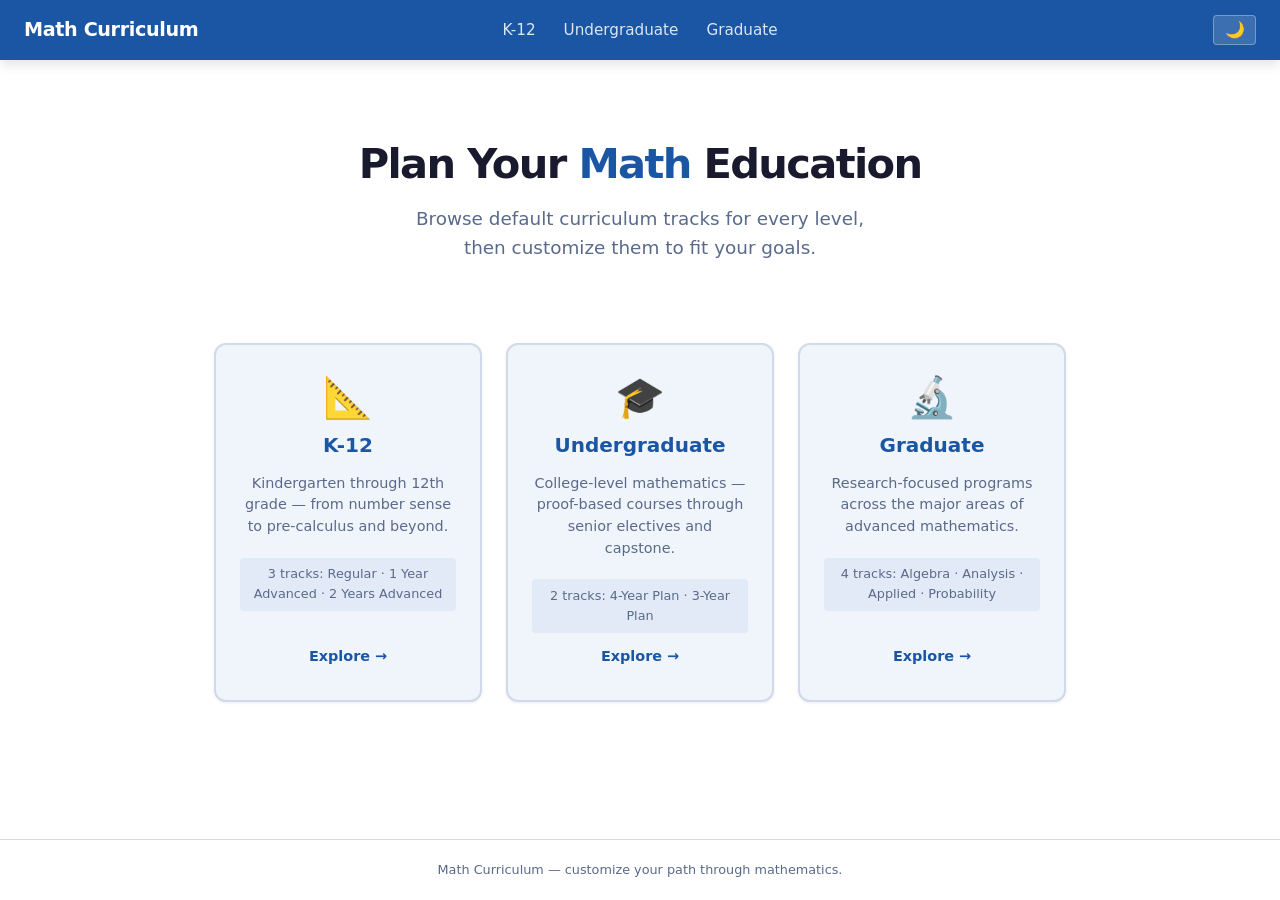
<file: index.html>
<!DOCTYPE html>
<html lang="en">
<head>
  <meta charset="UTF-8" />
  <meta name="viewport" content="width=device-width, initial-scale=1.0" />
  <title>Math Curriculum</title>
  <link rel="stylesheet" href="css/style.css" />
</head>
<body>

  <nav class="navbar">
    <a href="index.html" class="navbar__brand">Math Curriculum</a>
    <ul class="navbar__nav">
      <li><a href="k12.html">K-12</a></li>
      <li><a href="undergraduate.html">Undergraduate</a></li>
      <li><a href="graduate.html">Graduate</a></li>
    </ul>
    <div class="navbar__actions">
      <button id="theme-toggle" class="theme-toggle" aria-label="Switch to dark mode">🌙</button>
    </div>
  </nav>

  <main class="page-wrapper">
    <section class="hero">
      <h1>Plan Your <span>Math</span> Education</h1>
      <p>Browse default curriculum tracks for every level, then customize them to fit your goals.</p>
    </section>

    <div class="level-cards">

      <a href="k12.html" class="level-card">
        <div class="level-card__icon">📐</div>
        <div class="level-card__title">K-12</div>
        <div class="level-card__desc">Kindergarten through 12th grade — from number sense to pre-calculus and beyond.</div>
        <div class="level-card__tracks">3 tracks: Regular · 1 Year Advanced · 2 Years Advanced</div>
        <div class="level-card__cta">Explore →</div>
      </a>

      <a href="undergraduate.html" class="level-card">
        <div class="level-card__icon">🎓</div>
        <div class="level-card__title">Undergraduate</div>
        <div class="level-card__desc">College-level mathematics — proof-based courses through senior electives and capstone.</div>
        <div class="level-card__tracks">2 tracks: 4-Year Plan · 3-Year Plan</div>
        <div class="level-card__cta">Explore →</div>
      </a>

      <a href="graduate.html" class="level-card">
        <div class="level-card__icon">🔬</div>
        <div class="level-card__title">Graduate</div>
        <div class="level-card__desc">Research-focused programs across the major areas of advanced mathematics.</div>
        <div class="level-card__tracks">4 tracks: Algebra · Analysis · Applied · Probability</div>
        <div class="level-card__cta">Explore →</div>
      </a>

    </div>
  </main>

  <footer>
    <p>Math Curriculum — customize your path through mathematics.</p>
  </footer>

  <script type="module">
    import { initTheme } from './js/theme.js';
    initTheme();
    // Mark active nav link
    document.querySelectorAll('.navbar__nav a').forEach(a => {
      if (a.getAttribute('href') === 'index.html') a.classList.add('active');
    });
  </script>
</body>
</html>
</file>
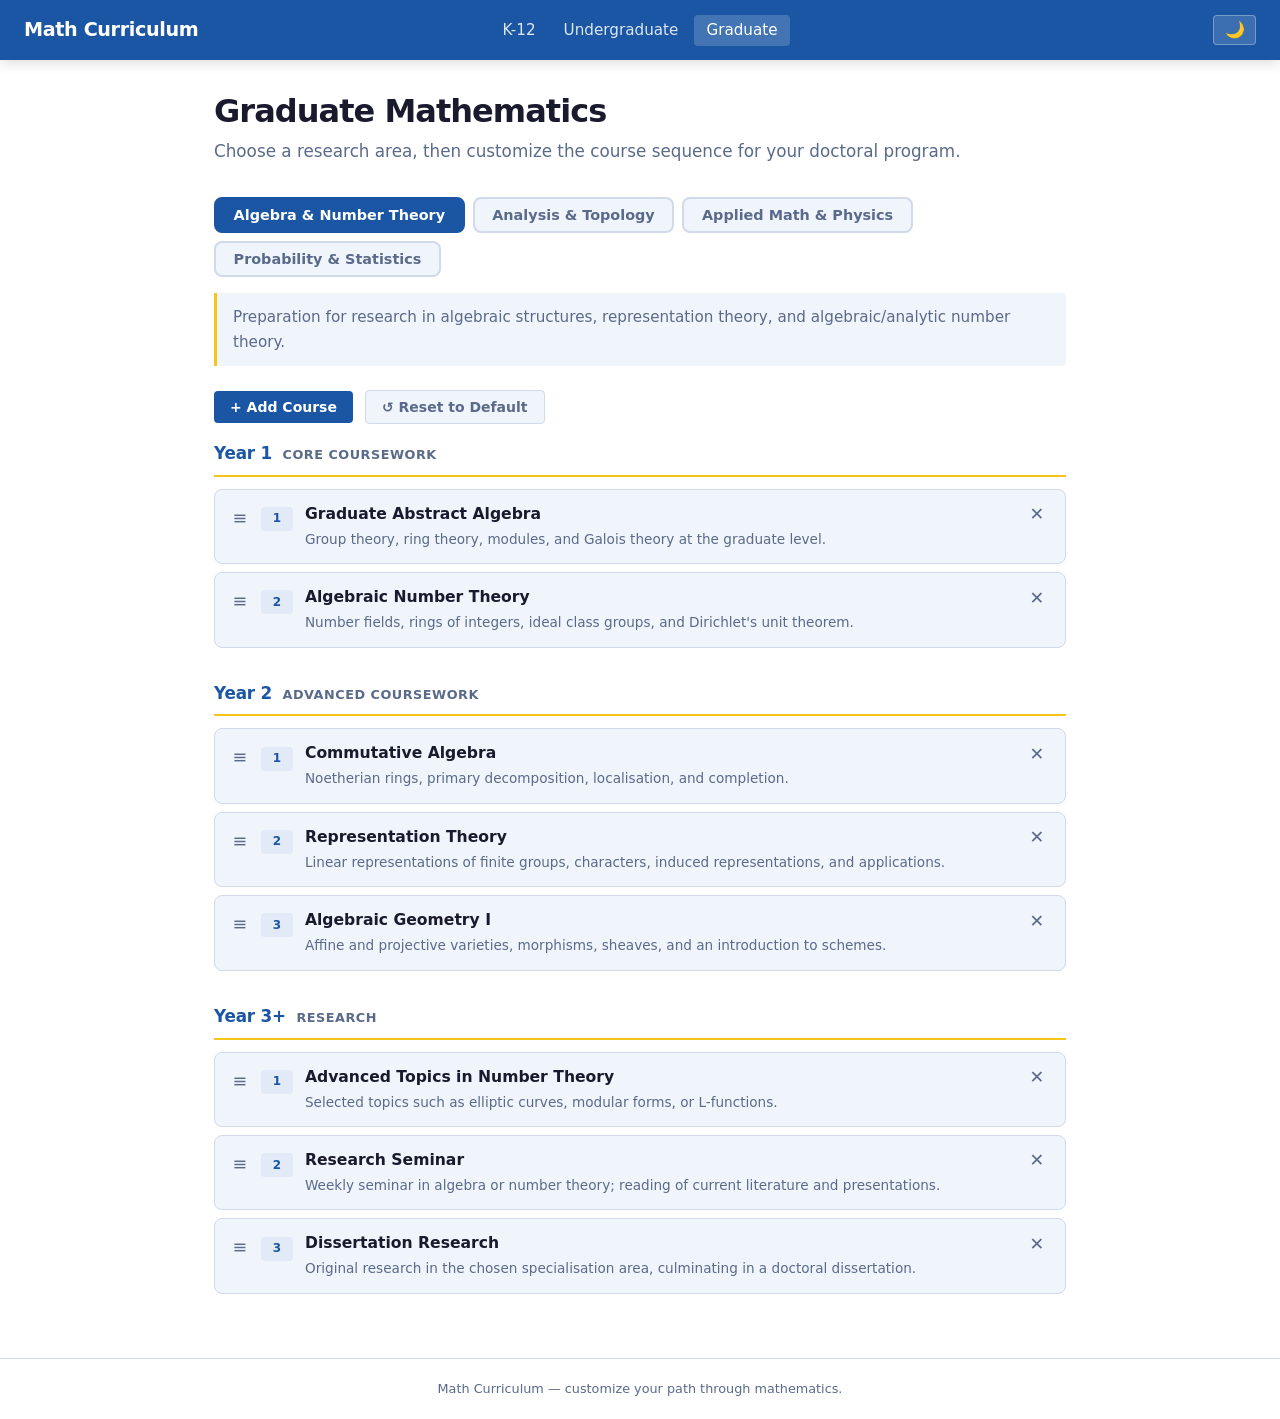
<file: graduate.html>
<!DOCTYPE html>
<html lang="en">
<head>
  <meta charset="UTF-8" />
  <meta name="viewport" content="width=device-width, initial-scale=1.0" />
  <title>Graduate Curriculum — Math Curriculum</title>
  <link rel="stylesheet" href="css/style.css" />
</head>
<body>

  <nav class="navbar">
    <a href="index.html" class="navbar__brand">Math Curriculum</a>
    <ul class="navbar__nav">
      <li><a href="k12.html">K-12</a></li>
      <li><a href="undergraduate.html">Undergraduate</a></li>
      <li><a href="graduate.html" class="active">Graduate</a></li>
    </ul>
    <div class="navbar__actions">
      <button id="theme-toggle" class="theme-toggle" aria-label="Switch to dark mode">🌙</button>
    </div>
  </nav>

  <main class="page-wrapper">
    <div class="page-header">
      <h1>Graduate Mathematics</h1>
      <p>Choose a research area, then customize the course sequence for your doctoral program.</p>
    </div>

    <div class="track-section">
      <div class="track-tabs" role="tablist" aria-label="Graduate research area tracks">
        <button class="track-tab active" role="tab" data-track-id="algebra">Algebra &amp; Number Theory</button>
        <button class="track-tab" role="tab" data-track-id="analysis">Analysis &amp; Topology</button>
        <button class="track-tab" role="tab" data-track-id="applied">Applied Math &amp; Physics</button>
        <button class="track-tab" role="tab" data-track-id="probability">Probability &amp; Statistics</button>
      </div>
      <p id="track-description" class="track-description"></p>
    </div>

    <div class="course-toolbar">
      <button id="add-course-btn" class="btn btn-primary">+ Add Course</button>
      <button id="reset-btn" class="btn btn-ghost">↺ Reset to Default</button>
    </div>

    <div id="course-list"></div>
  </main>

  <footer>
    <p>Math Curriculum — customize your path through mathematics.</p>
  </footer>

  <!-- Add Course Modal -->
  <div id="add-modal" class="modal-backdrop hidden" role="dialog" aria-modal="true" aria-labelledby="modal-title">
    <div class="modal">
      <h2 id="modal-title">Add Course</h2>
      <form id="add-course-form" novalidate>
        <div class="form-group">
          <label for="course-name-input">Course Name <span aria-hidden="true">*</span></label>
          <input
            type="text"
            id="course-name-input"
            name="name"
            placeholder="e.g. Algebraic K-Theory"
            required
            autocomplete="off"
          />
        </div>
        <div class="form-group">
          <label for="course-desc-input">Description (optional)</label>
          <textarea
            id="course-desc-input"
            name="description"
            placeholder="A short description of what this course covers."
            rows="3"
          ></textarea>
        </div>
        <div class="form-group">
          <label for="course-group-select">Year / Phase</label>
          <select id="course-group-select" name="group"></select>
        </div>
        <div class="form-actions">
          <button type="button" id="modal-cancel" class="btn btn-ghost">Cancel</button>
          <button type="submit" class="btn btn-primary">Add Course</button>
        </div>
      </form>
    </div>
  </div>

  <script type="module">
    import { initTheme } from './js/theme.js';
    import { initCurriculum } from './js/curriculum.js';
    import { gradTracks } from './js/data.js';
    initTheme();
    initCurriculum('grad', gradTracks, 'algebra');
  </script>
</body>
</html>
</file>
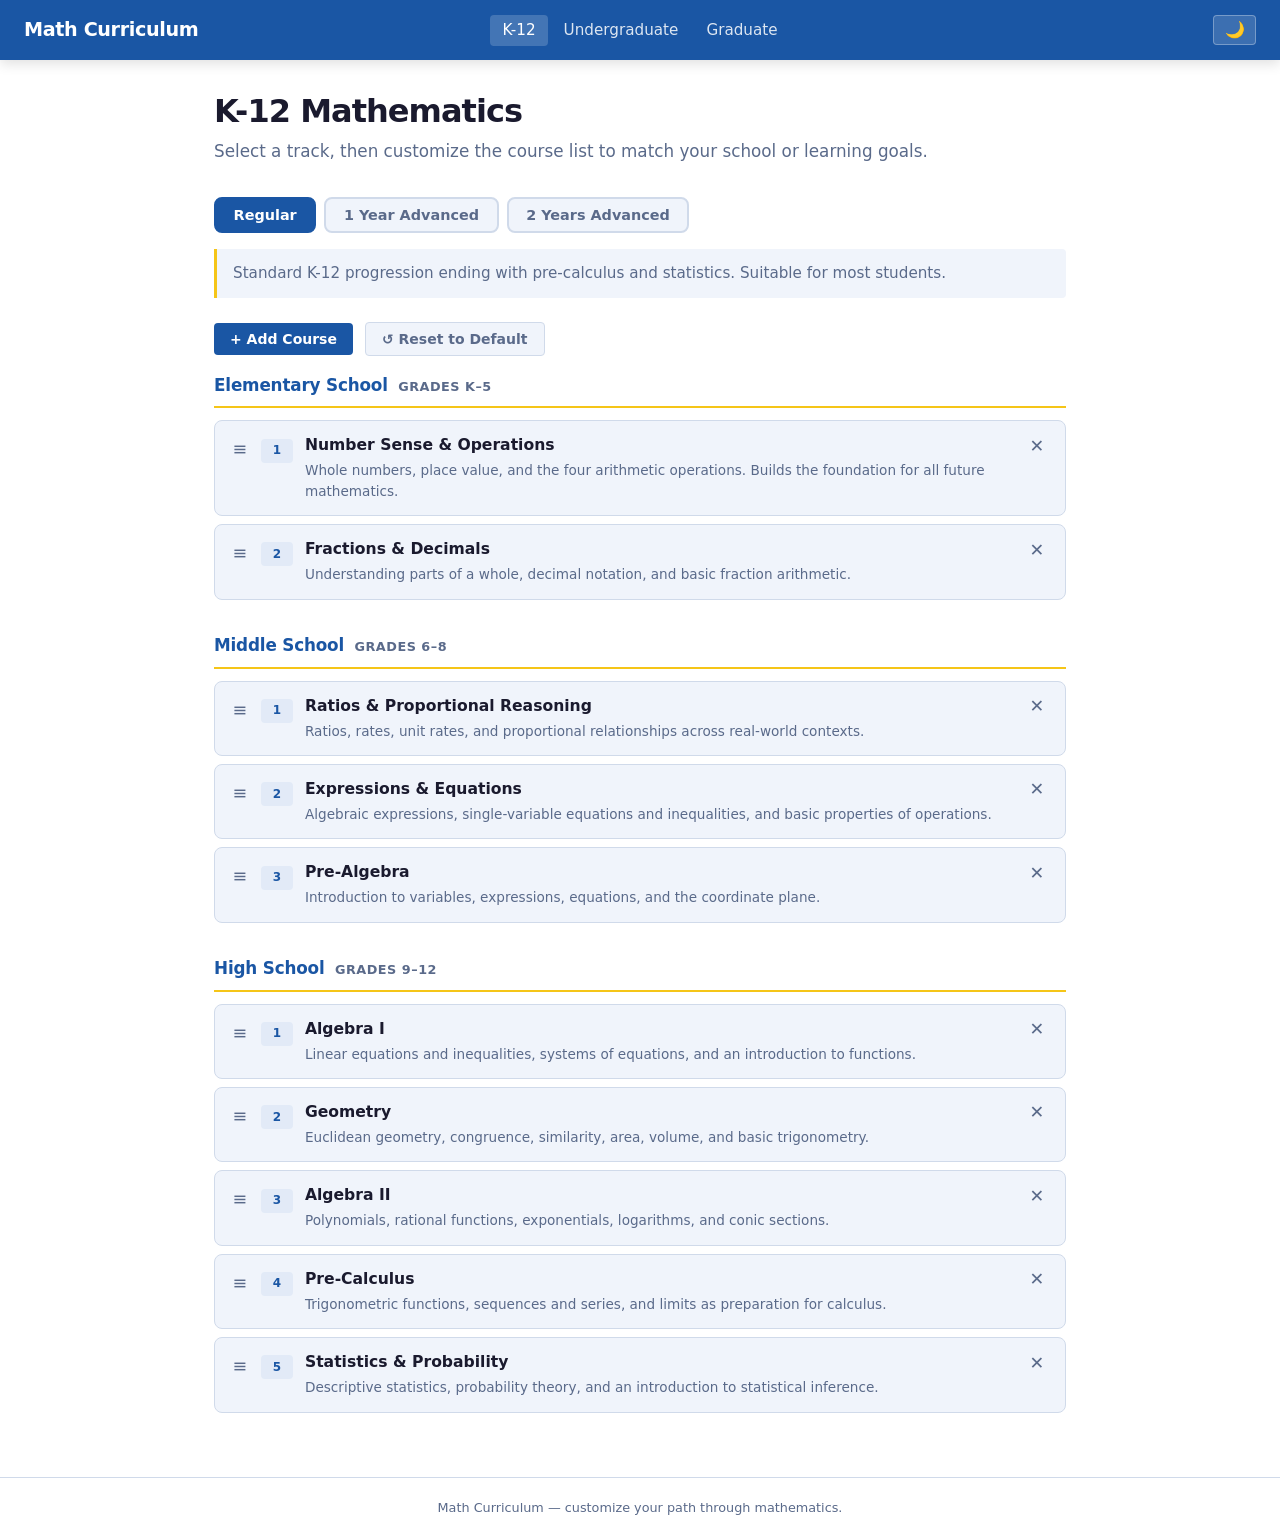
<file: k12.html>
<!DOCTYPE html>
<html lang="en">
<head>
  <meta charset="UTF-8" />
  <meta name="viewport" content="width=device-width, initial-scale=1.0" />
  <title>K-12 Curriculum — Math Curriculum</title>
  <link rel="stylesheet" href="css/style.css" />
</head>
<body>

  <nav class="navbar">
    <a href="index.html" class="navbar__brand">Math Curriculum</a>
    <ul class="navbar__nav">
      <li><a href="k12.html" class="active">K-12</a></li>
      <li><a href="undergraduate.html">Undergraduate</a></li>
      <li><a href="graduate.html">Graduate</a></li>
    </ul>
    <div class="navbar__actions">
      <button id="theme-toggle" class="theme-toggle" aria-label="Switch to dark mode">🌙</button>
    </div>
  </nav>

  <main class="page-wrapper">
    <div class="page-header">
      <h1>K-12 Mathematics</h1>
      <p>Select a track, then customize the course list to match your school or learning goals.</p>
    </div>

    <div class="track-section">
      <div class="track-tabs" role="tablist" aria-label="K-12 tracks">
        <button class="track-tab active" role="tab" data-track-id="regular">Regular</button>
        <button class="track-tab" role="tab" data-track-id="advanced1">1 Year Advanced</button>
        <button class="track-tab" role="tab" data-track-id="advanced2">2 Years Advanced</button>
      </div>
      <p id="track-description" class="track-description"></p>
    </div>

    <div class="course-toolbar">
      <button id="add-course-btn" class="btn btn-primary">+ Add Course</button>
      <button id="reset-btn" class="btn btn-ghost">↺ Reset to Default</button>
    </div>

    <div id="course-list"></div>
  </main>

  <footer>
    <p>Math Curriculum — customize your path through mathematics.</p>
  </footer>

  <!-- Add Course Modal -->
  <div id="add-modal" class="modal-backdrop hidden" role="dialog" aria-modal="true" aria-labelledby="modal-title">
    <div class="modal">
      <h2 id="modal-title">Add Course</h2>
      <form id="add-course-form" novalidate>
        <div class="form-group">
          <label for="course-name-input">Course Name <span aria-hidden="true">*</span></label>
          <input
            type="text"
            id="course-name-input"
            name="name"
            placeholder="e.g. Trigonometry"
            required
            autocomplete="off"
          />
        </div>
        <div class="form-group">
          <label for="course-desc-input">Description (optional)</label>
          <textarea
            id="course-desc-input"
            name="description"
            placeholder="A short description of what this course covers."
            rows="3"
          ></textarea>
        </div>
        <div class="form-group">
          <label for="course-group-select">Grade Level</label>
          <select id="course-group-select" name="group"></select>
        </div>
        <div class="form-actions">
          <button type="button" id="modal-cancel" class="btn btn-ghost">Cancel</button>
          <button type="submit" class="btn btn-primary">Add Course</button>
        </div>
      </form>
    </div>
  </div>

  <script type="module">
    import { initTheme } from './js/theme.js';
    import { initCurriculum } from './js/curriculum.js';
    import { k12Tracks } from './js/data.js';
    initTheme();
    initCurriculum('k12', k12Tracks, 'regular');
  </script>
</body>
</html>
</file>
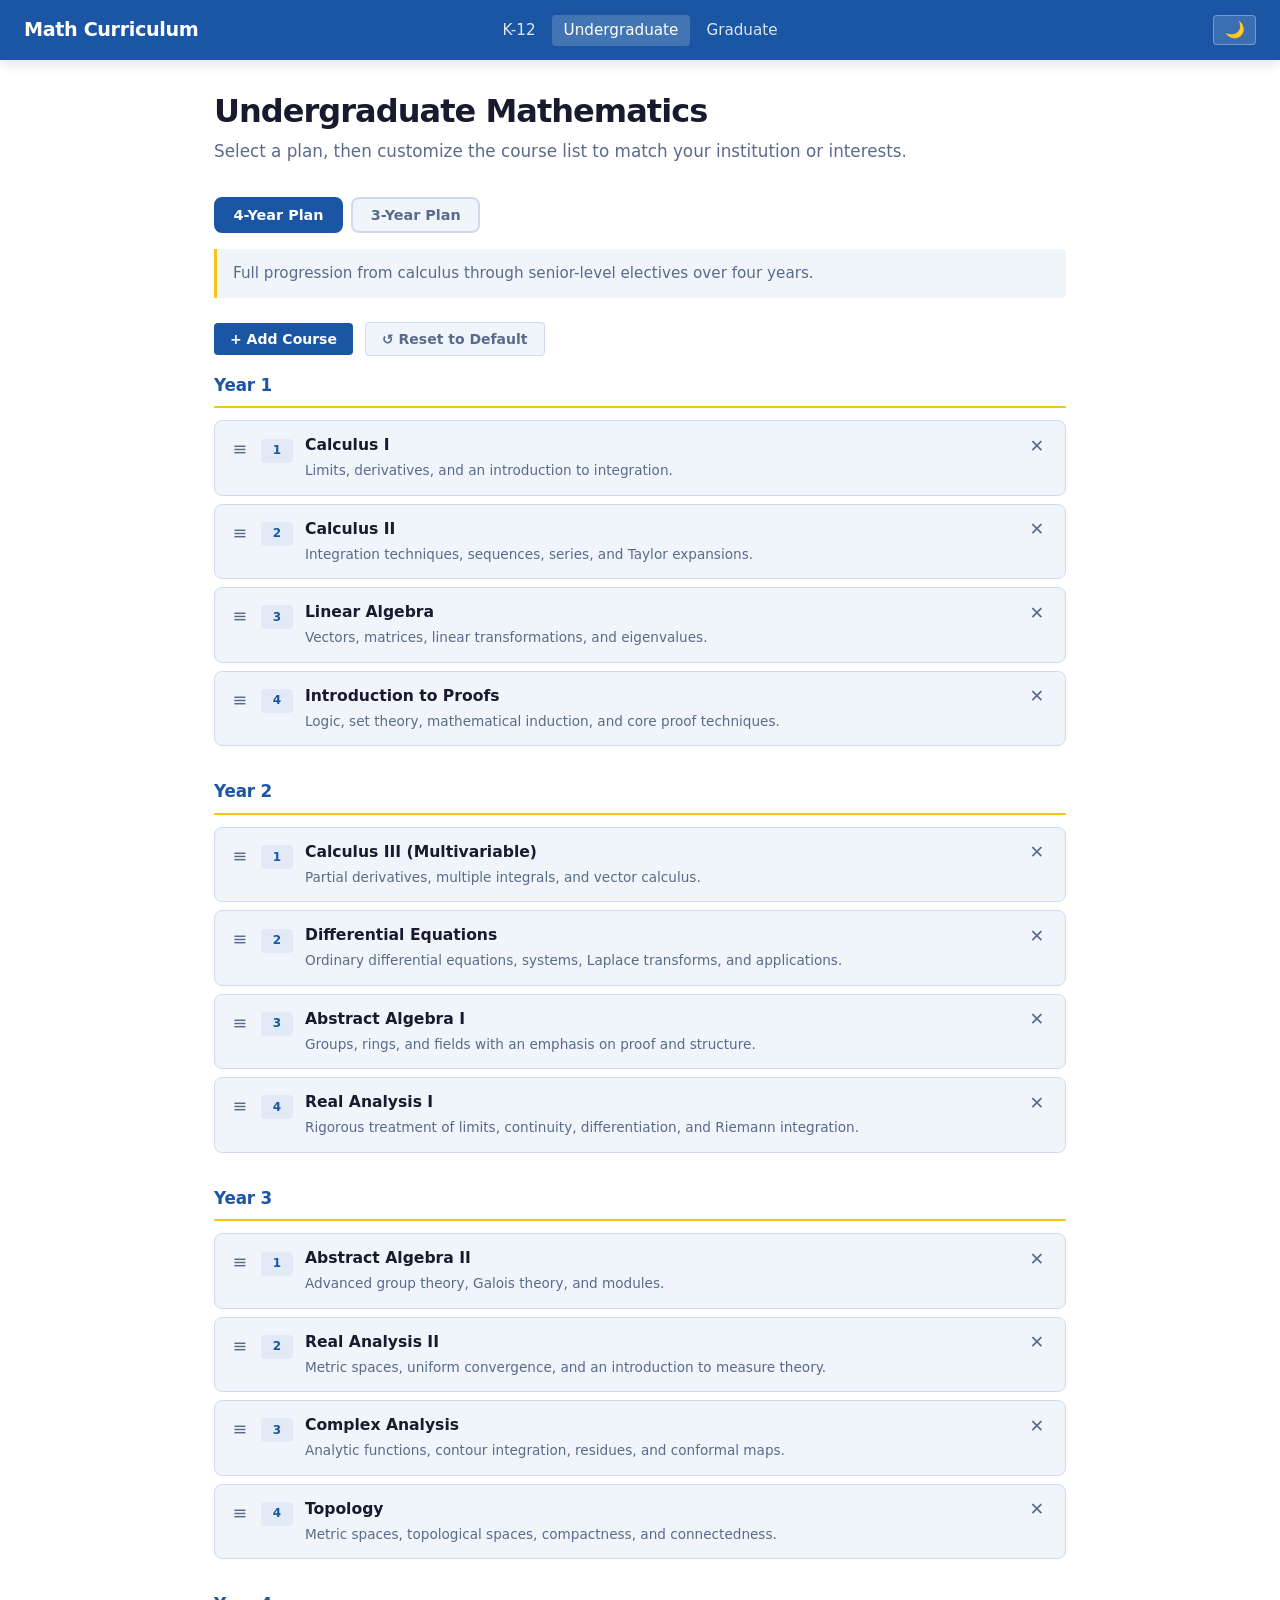
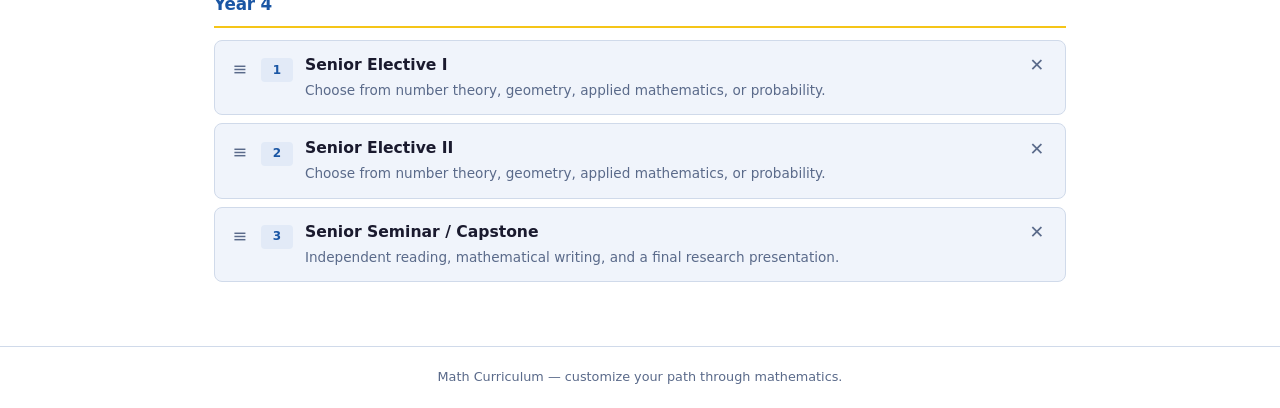
<file: undergraduate.html>
<!DOCTYPE html>
<html lang="en">
<head>
  <meta charset="UTF-8" />
  <meta name="viewport" content="width=device-width, initial-scale=1.0" />
  <title>Undergraduate Curriculum — Math Curriculum</title>
  <link rel="stylesheet" href="css/style.css" />
</head>
<body>

  <nav class="navbar">
    <a href="index.html" class="navbar__brand">Math Curriculum</a>
    <ul class="navbar__nav">
      <li><a href="k12.html">K-12</a></li>
      <li><a href="undergraduate.html" class="active">Undergraduate</a></li>
      <li><a href="graduate.html">Graduate</a></li>
    </ul>
    <div class="navbar__actions">
      <button id="theme-toggle" class="theme-toggle" aria-label="Switch to dark mode">🌙</button>
    </div>
  </nav>

  <main class="page-wrapper">
    <div class="page-header">
      <h1>Undergraduate Mathematics</h1>
      <p>Select a plan, then customize the course list to match your institution or interests.</p>
    </div>

    <div class="track-section">
      <div class="track-tabs" role="tablist" aria-label="Undergraduate tracks">
        <button class="track-tab active" role="tab" data-track-id="4year">4-Year Plan</button>
        <button class="track-tab" role="tab" data-track-id="3year">3-Year Plan</button>
      </div>
      <p id="track-description" class="track-description"></p>
    </div>

    <div class="course-toolbar">
      <button id="add-course-btn" class="btn btn-primary">+ Add Course</button>
      <button id="reset-btn" class="btn btn-ghost">↺ Reset to Default</button>
    </div>

    <div id="course-list"></div>
  </main>

  <footer>
    <p>Math Curriculum — customize your path through mathematics.</p>
  </footer>

  <!-- Add Course Modal -->
  <div id="add-modal" class="modal-backdrop hidden" role="dialog" aria-modal="true" aria-labelledby="modal-title">
    <div class="modal">
      <h2 id="modal-title">Add Course</h2>
      <form id="add-course-form" novalidate>
        <div class="form-group">
          <label for="course-name-input">Course Name <span aria-hidden="true">*</span></label>
          <input
            type="text"
            id="course-name-input"
            name="name"
            placeholder="e.g. Number Theory"
            required
            autocomplete="off"
          />
        </div>
        <div class="form-group">
          <label for="course-desc-input">Description (optional)</label>
          <textarea
            id="course-desc-input"
            name="description"
            placeholder="A short description of what this course covers."
            rows="3"
          ></textarea>
        </div>
        <div class="form-group">
          <label for="course-group-select">Year</label>
          <select id="course-group-select" name="group"></select>
        </div>
        <div class="form-actions">
          <button type="button" id="modal-cancel" class="btn btn-ghost">Cancel</button>
          <button type="submit" class="btn btn-primary">Add Course</button>
        </div>
      </form>
    </div>
  </div>

  <script type="module">
    import { initTheme } from './js/theme.js';
    import { initCurriculum } from './js/curriculum.js';
    import { undergradTracks } from './js/data.js';
    initTheme();
    initCurriculum('undergrad', undergradTracks, '4year');
  </script>
</body>
</html>
</file>
<file: css/style.css>
/* ============================================================
   CSS Custom Properties — Light Mode (default)
   ============================================================ */
:root {
  --color-primary:     #1a56a4;
  --color-primary-hover: #154690;
  --color-accent:      #f5c518;
  --color-accent-hover:#e0b310;
  --color-bg:          #ffffff;
  --color-surface:     #f0f4fb;
  --color-surface-2:   #e2eaf7;
  --color-text:        #1a1a2e;
  --color-text-muted:  #5a6a8a;
  --color-border:      #d0daea;
  --color-danger:      #c0392b;
  --color-danger-hover:#a93226;
  --color-drag-over:   #bdd0f0;

  --font-sans: system-ui, -apple-system, BlinkMacSystemFont, "Segoe UI", Roboto, sans-serif;

  --radius-sm:  4px;
  --radius-md:  8px;
  --radius-lg:  12px;

  --shadow-sm:  0 1px 3px rgba(0,0,0,0.08);
  --shadow-md:  0 4px 12px rgba(0,0,0,0.12);
  --shadow-lg:  0 8px 24px rgba(0,0,0,0.16);

  --nav-height: 60px;
  --max-width:  900px;
}

/* ============================================================
   Dark Mode
   ============================================================ */
[data-theme="dark"] {
  --color-primary:       #4a90d9;
  --color-primary-hover: #5aa0e8;
  --color-accent:        #f5c518;
  --color-accent-hover:  #ffd740;
  --color-bg:            #0d1117;
  --color-surface:       #161b22;
  --color-surface-2:     #21262d;
  --color-text:          #e6edf3;
  --color-text-muted:    #8b949e;
  --color-border:        #30363d;
  --color-danger:        #e05a4a;
  --color-danger-hover:  #c0392b;
  --color-drag-over:     #1f3a5f;

  --shadow-sm:  0 1px 3px rgba(0,0,0,0.3);
  --shadow-md:  0 4px 12px rgba(0,0,0,0.4);
  --shadow-lg:  0 8px 24px rgba(0,0,0,0.5);
}

/* ============================================================
   Reset & Base
   ============================================================ */
*, *::before, *::after {
  box-sizing: border-box;
  margin: 0;
  padding: 0;
}

html {
  font-family: var(--font-sans);
  font-size: 16px;
  line-height: 1.6;
  color: var(--color-text);
  background-color: var(--color-bg);
  transition: background-color 0.2s ease, color 0.2s ease;
}

body {
  min-height: 100vh;
  display: flex;
  flex-direction: column;
}

a {
  color: var(--color-primary);
  text-decoration: none;
}

a:hover {
  text-decoration: underline;
}

button {
  font-family: var(--font-sans);
  cursor: pointer;
}

/* ============================================================
   Navbar
   ============================================================ */
.navbar {
  position: sticky;
  top: 0;
  z-index: 100;
  height: var(--nav-height);
  background-color: var(--color-primary);
  display: flex;
  align-items: center;
  padding: 0 1.5rem;
  box-shadow: var(--shadow-md);
}

.navbar__brand {
  font-size: 1.2rem;
  font-weight: 700;
  color: #fff;
  text-decoration: none;
  letter-spacing: -0.02em;
  flex: 1;
}

.navbar__brand:hover {
  text-decoration: none;
  opacity: 0.9;
}

.navbar__nav {
  display: flex;
  gap: 0.25rem;
  align-items: center;
  list-style: none;
  flex: 2;
  justify-content: center;
}

.navbar__nav a {
  color: rgba(255,255,255,0.85);
  font-size: 0.95rem;
  font-weight: 500;
  padding: 0.4rem 0.75rem;
  border-radius: var(--radius-sm);
  transition: background-color 0.15s ease, color 0.15s ease;
  text-decoration: none;
}

.navbar__nav a:hover,
.navbar__nav a.active {
  background-color: rgba(255,255,255,0.18);
  color: #fff;
  text-decoration: none;
}

.navbar__actions {
  flex: 1;
  display: flex;
  justify-content: flex-end;
  align-items: center;
}

/* Theme toggle button */
.theme-toggle {
  background: rgba(255,255,255,0.15);
  border: 1px solid rgba(255,255,255,0.3);
  color: #fff;
  border-radius: var(--radius-sm);
  padding: 0.35rem 0.65rem;
  font-size: 1rem;
  line-height: 1;
  transition: background-color 0.15s ease;
  cursor: pointer;
}

.theme-toggle:hover {
  background: rgba(255,255,255,0.28);
}

/* ============================================================
   Page Layout
   ============================================================ */
.page-wrapper {
  flex: 1;
  width: 100%;
  max-width: var(--max-width);
  margin: 0 auto;
  padding: 2rem 1.5rem 4rem;
}

.page-header {
  margin-bottom: 2rem;
}

.page-header h1 {
  font-size: 2rem;
  font-weight: 800;
  color: var(--color-text);
  letter-spacing: -0.03em;
  line-height: 1.2;
}

.page-header p {
  margin-top: 0.5rem;
  color: var(--color-text-muted);
  font-size: 1.05rem;
}

/* ============================================================
   Landing Page
   ============================================================ */
.hero {
  text-align: center;
  padding: 3rem 1rem 2rem;
}

.hero h1 {
  font-size: 2.6rem;
  font-weight: 900;
  letter-spacing: -0.04em;
  line-height: 1.15;
  color: var(--color-text);
}

.hero h1 span {
  color: var(--color-primary);
}

.hero p {
  margin-top: 1rem;
  font-size: 1.15rem;
  color: var(--color-text-muted);
  max-width: 480px;
  margin-left: auto;
  margin-right: auto;
}

.level-cards {
  display: grid;
  grid-template-columns: repeat(3, 1fr);
  gap: 1.5rem;
  margin-top: 3rem;
}

.level-card {
  background: var(--color-surface);
  border: 2px solid var(--color-border);
  border-radius: var(--radius-lg);
  padding: 2rem 1.5rem;
  text-align: center;
  text-decoration: none;
  color: var(--color-text);
  display: flex;
  flex-direction: column;
  align-items: center;
  gap: 0.75rem;
  transition: border-color 0.15s ease, box-shadow 0.15s ease, transform 0.15s ease;
  box-shadow: var(--shadow-sm);
}

.level-card:hover {
  border-color: var(--color-primary);
  box-shadow: var(--shadow-md);
  transform: translateY(-2px);
  text-decoration: none;
  color: var(--color-text);
}

.level-card__icon {
  font-size: 2.5rem;
  line-height: 1;
}

.level-card__title {
  font-size: 1.25rem;
  font-weight: 700;
  color: var(--color-primary);
}

.level-card__desc {
  font-size: 0.9rem;
  color: var(--color-text-muted);
  line-height: 1.5;
}

.level-card__tracks {
  margin-top: 0.5rem;
  font-size: 0.8rem;
  color: var(--color-text-muted);
  background: var(--color-surface-2);
  border-radius: var(--radius-sm);
  padding: 0.4rem 0.75rem;
  width: 100%;
}

.level-card__cta {
  margin-top: auto;
  font-size: 0.9rem;
  font-weight: 600;
  color: var(--color-primary);
  display: flex;
  align-items: center;
  gap: 0.25rem;
}

/* ============================================================
   Track Tabs
   ============================================================ */
.track-section {
  margin-bottom: 1.5rem;
}

.track-tabs {
  display: flex;
  flex-wrap: wrap;
  gap: 0.5rem;
  margin-bottom: 1rem;
}

.track-tab {
  background: var(--color-surface);
  border: 2px solid var(--color-border);
  color: var(--color-text-muted);
  border-radius: var(--radius-md);
  padding: 0.5rem 1.1rem;
  font-size: 0.9rem;
  font-weight: 600;
  transition: border-color 0.15s ease, color 0.15s ease, background-color 0.15s ease;
  cursor: pointer;
}

.track-tab:hover {
  border-color: var(--color-primary);
  color: var(--color-primary);
}

.track-tab.active {
  background: var(--color-primary);
  border-color: var(--color-primary);
  color: #fff;
}

.track-description {
  font-size: 0.95rem;
  color: var(--color-text-muted);
  margin-bottom: 1.25rem;
  padding: 0.75rem 1rem;
  background: var(--color-surface);
  border-left: 3px solid var(--color-accent);
  border-radius: 0 var(--radius-sm) var(--radius-sm) 0;
}

/* ============================================================
   Toolbar (Add Course / Reset)
   ============================================================ */
.course-toolbar {
  display: flex;
  gap: 0.75rem;
  align-items: center;
  margin-bottom: 1rem;
  flex-wrap: wrap;
}

.btn {
  display: inline-flex;
  align-items: center;
  gap: 0.35rem;
  border: none;
  border-radius: var(--radius-sm);
  padding: 0.5rem 1rem;
  font-size: 0.875rem;
  font-weight: 600;
  transition: background-color 0.15s ease, opacity 0.15s ease;
  cursor: pointer;
}

.btn-primary {
  background: var(--color-primary);
  color: #fff;
}

.btn-primary:hover {
  background: var(--color-primary-hover);
}

.btn-ghost {
  background: var(--color-surface);
  color: var(--color-text-muted);
  border: 1px solid var(--color-border);
}

.btn-ghost:hover {
  background: var(--color-surface-2);
  color: var(--color-text);
}

/* ============================================================
   Curriculum Sections (grade/year groups)
   ============================================================ */
.curriculum-section {
  margin-bottom: 2rem;
}

.curriculum-section:last-child {
  margin-bottom: 0;
}

.group-header {
  display: flex;
  align-items: baseline;
  gap: 0.65rem;
  margin-bottom: 0.75rem;
  padding-bottom: 0.5rem;
  border-bottom: 2px solid var(--color-accent);
}

.group-label {
  font-size: 1.05rem;
  font-weight: 800;
  color: var(--color-primary);
  letter-spacing: -0.01em;
}

.group-subtitle {
  font-size: 0.8rem;
  font-weight: 600;
  color: var(--color-text-muted);
  text-transform: uppercase;
  letter-spacing: 0.04em;
}

/* ============================================================
   Course List & Cards
   ============================================================ */
.course-list {
  display: flex;
  flex-direction: column;
  gap: 0.5rem;
  min-height: 2.5rem;
  border-radius: var(--radius-sm);
  transition: background-color 0.15s ease, border-color 0.15s ease;
}

.course-list.drag-over {
  background: var(--color-drag-over);
  outline: 2px dashed var(--color-primary);
  outline-offset: -2px;
}

.course-card {
  background: var(--color-surface);
  border: 1px solid var(--color-border);
  border-radius: var(--radius-md);
  display: flex;
  align-items: flex-start;
  gap: 0.75rem;
  padding: 0.875rem 1rem;
  transition: border-color 0.15s ease, box-shadow 0.15s ease, opacity 0.15s ease;
  cursor: default;
}

.course-card:hover {
  border-color: var(--color-primary);
  box-shadow: var(--shadow-sm);
}

.course-card.dragging {
  opacity: 0.45;
  box-shadow: var(--shadow-lg);
}

.course-card.drag-over {
  border-color: var(--color-primary);
  background: var(--color-drag-over);
}

/* Drop indicator line */
.course-card.drop-before {
  border-top: 2px solid var(--color-accent);
}

.drag-handle {
  color: var(--color-text-muted);
  cursor: grab;
  font-size: 1.1rem;
  line-height: 1.6;
  flex-shrink: 0;
  padding: 0 0.1rem;
  user-select: none;
}

.drag-handle:active {
  cursor: grabbing;
}

.course-body {
  flex: 1;
  min-width: 0;
}

.course-name {
  font-weight: 700;
  font-size: 0.975rem;
  color: var(--color-text);
  line-height: 1.4;
}

.course-desc {
  margin-top: 0.2rem;
  font-size: 0.85rem;
  color: var(--color-text-muted);
  line-height: 1.5;
}

.course-number {
  font-size: 0.75rem;
  font-weight: 700;
  color: var(--color-primary);
  background: var(--color-surface-2);
  border-radius: var(--radius-sm);
  padding: 0.15rem 0.45rem;
  flex-shrink: 0;
  margin-top: 0.2rem;
  min-width: 2rem;
  text-align: center;
}

.course-remove {
  background: none;
  border: none;
  color: var(--color-text-muted);
  font-size: 1.1rem;
  line-height: 1;
  padding: 0.15rem 0.3rem;
  border-radius: var(--radius-sm);
  flex-shrink: 0;
  transition: color 0.15s ease, background-color 0.15s ease;
  cursor: pointer;
}

.course-remove:hover {
  color: var(--color-danger);
  background: rgba(192,57,43,0.08);
}

/* Empty state */
.course-empty {
  text-align: center;
  padding: 3rem 1rem;
  color: var(--color-text-muted);
  font-size: 0.95rem;
}

.course-empty p + p {
  margin-top: 0.5rem;
  font-size: 0.85rem;
}

/* ============================================================
   Add Course Modal
   ============================================================ */
.modal-backdrop {
  position: fixed;
  inset: 0;
  background: rgba(0,0,0,0.5);
  z-index: 200;
  display: flex;
  align-items: center;
  justify-content: center;
  padding: 1rem;
  animation: fadeIn 0.15s ease;
}

.modal-backdrop.hidden {
  display: none;
}

@keyframes fadeIn {
  from { opacity: 0; }
  to   { opacity: 1; }
}

.modal {
  background: var(--color-bg);
  border: 1px solid var(--color-border);
  border-radius: var(--radius-lg);
  padding: 2rem;
  width: 100%;
  max-width: 440px;
  box-shadow: var(--shadow-lg);
  animation: slideUp 0.15s ease;
}

@keyframes slideUp {
  from { transform: translateY(12px); opacity: 0; }
  to   { transform: translateY(0);    opacity: 1; }
}

.modal h2 {
  font-size: 1.2rem;
  font-weight: 700;
  margin-bottom: 1.25rem;
  color: var(--color-text);
}

.form-group {
  margin-bottom: 1rem;
}

.form-group label {
  display: block;
  font-size: 0.85rem;
  font-weight: 600;
  color: var(--color-text-muted);
  margin-bottom: 0.35rem;
}

.form-group input,
.form-group textarea,
.form-group select {
  width: 100%;
  background: var(--color-surface);
  border: 1px solid var(--color-border);
  border-radius: var(--radius-sm);
  padding: 0.6rem 0.75rem;
  font-size: 0.9rem;
  font-family: var(--font-sans);
  color: var(--color-text);
  transition: border-color 0.15s ease, box-shadow 0.15s ease;
  resize: vertical;
}

.form-group select {
  appearance: none;
  background-image: url("data:image/svg+xml,%3Csvg xmlns='http://www.w3.org/2000/svg' width='10' height='6'%3E%3Cpath d='M0 0l5 6 5-6z' fill='%235a6a8a'/%3E%3C/svg%3E");
  background-repeat: no-repeat;
  background-position: right 0.75rem center;
  padding-right: 2rem;
  cursor: pointer;
}

.form-group input:focus,
.form-group textarea:focus,
.form-group select:focus {
  outline: none;
  border-color: var(--color-primary);
  box-shadow: 0 0 0 3px rgba(26,86,164,0.15);
}

.form-actions {
  display: flex;
  gap: 0.75rem;
  justify-content: flex-end;
  margin-top: 1.25rem;
}

/* ============================================================
   Footer
   ============================================================ */
footer {
  text-align: center;
  padding: 1.25rem;
  font-size: 0.8rem;
  color: var(--color-text-muted);
  border-top: 1px solid var(--color-border);
}

/* ============================================================
   Responsive
   ============================================================ */
@media (max-width: 700px) {
  .level-cards {
    grid-template-columns: 1fr;
  }

  .hero h1 {
    font-size: 1.9rem;
  }

  .navbar__nav {
    gap: 0;
  }

  .navbar__nav a {
    font-size: 0.82rem;
    padding: 0.35rem 0.5rem;
  }

  .page-header h1 {
    font-size: 1.5rem;
  }
}

@media (max-width: 480px) {
  .navbar__brand {
    font-size: 1rem;
  }

  .track-tabs {
    gap: 0.35rem;
  }

  .track-tab {
    font-size: 0.82rem;
    padding: 0.4rem 0.75rem;
  }
}
</file>
